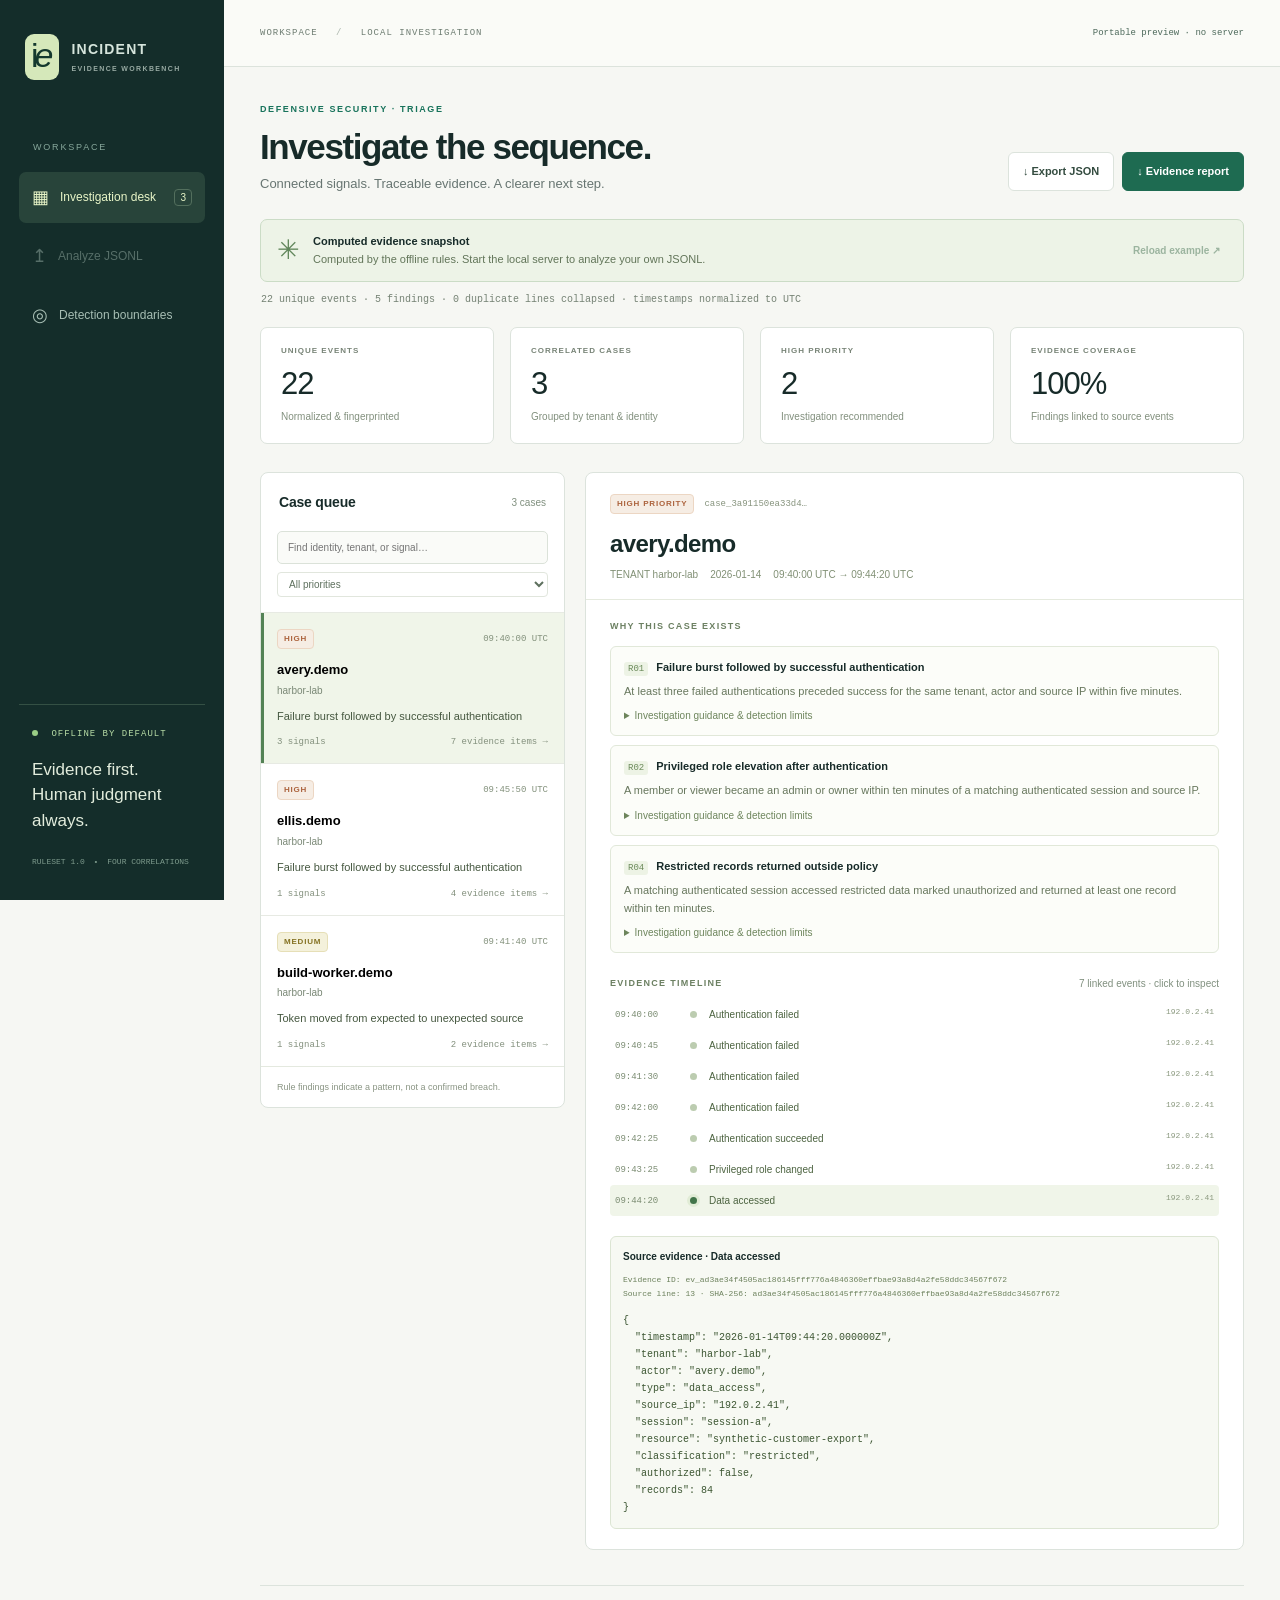
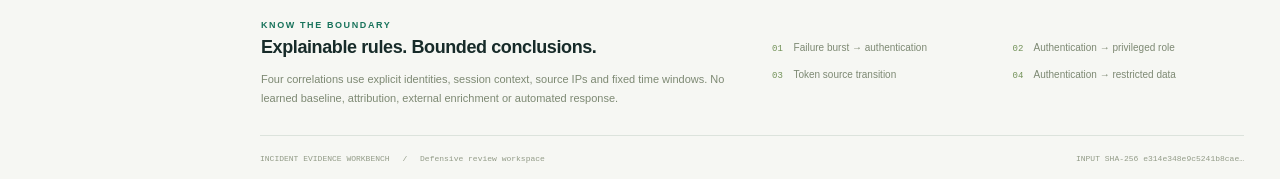
<file: docs/demo.html>
<!doctype html>
<html lang="en">
<head>
<meta charset="utf-8"><meta name="viewport" content="width=device-width,initial-scale=1">
<title>Incident Evidence Workbench</title>
<style>:root{color-scheme:light;--bg:#f6f7f3;--ink:#172b29;--muted:#677571;--border:#dce3dc;--green:#18735b;--soft:#e9f1e9;--white:#fff;--mono:ui-monospace,SFMono-Regular,Consolas,monospace}*{box-sizing:border-box}html{scroll-behavior:smooth}body{margin:0;background:var(--bg);color:var(--ink);font:14px/1.5 -apple-system,BlinkMacSystemFont,"Segoe UI",sans-serif}button,input,select,textarea{font:inherit}button,a,input,select,textarea{outline-offset:4px}button{cursor:pointer}button:disabled{opacity:.45;cursor:not-allowed}a{color:inherit}button:focus-visible,a:focus-visible{outline:2px solid #55bb9a}.sidebar{position:fixed;inset:0 auto 0 0;width:224px;background:#142d2a;color:#d6e5dc;padding:34px 19px;display:flex;flex-direction:column;z-index:3}.brand{text-decoration:none;display:flex;gap:12px;align-items:center;font-size:14px;font-weight:750;letter-spacing:1.2px;line-height:1.4;margin:0 6px 61px}.brandmark{font-size:34px;letter-spacing:-4px;font-weight:400;background:#d5e8ba;color:#14392e;padding:0 10px 4px 6px;border-radius:9px;line-height:42px}.brandmark span{font-style:italic}.brand-sub{display:block;font-size:7px;letter-spacing:1.35px;opacity:.68;margin-top:4px}.section-label{font-size:9px;letter-spacing:1.8px;color:#87a79b;margin-left:14px;margin-bottom:13px}.nav-item{display:flex;align-items:center;gap:11px;width:100%;color:#a7beb4;background:none;border:0;border-radius:7px;padding:12px 13px;text-decoration:none;margin:4px 0;font-size:12px;white-space:nowrap}.nav-item>span:first-child{font-size:18px}.nav-item.active{background:#28443a;color:#e8f5c7}.nav-item:hover{background:#29493d;color:#fff}.nav-count{margin-left:auto;border:1px solid #536f5d;padding:0 5px;border-radius:4px;font-size:10px}.sidebar-bottom{margin-top:auto;padding:24px 13px 0;border-top:1px solid #345044}.signal{font:9px var(--mono);letter-spacing:1px;color:#b7dca6}.signal span,.session-state i{display:inline-block;width:6px;height:6px;background:#9ace86;border-radius:50%;margin-right:7px}.sidebar-bottom p{font-size:17px;line-height:1.5;color:#e2ecdc;margin:18px 0 24px}.version{font:8px var(--mono);color:#7e9b8d}.version span{padding:0 4px}.workspace{margin-left:224px}.topbar{height:67px;border-bottom:1px solid var(--border);padding:0 36px;display:flex;align-items:center;justify-content:space-between;background:#fafbf7;font:9px var(--mono);letter-spacing:1px;color:#6d7c71}.topbar div>span{padding:0 12px;color:#aab5ab}.session-state{letter-spacing:0;color:#4d695b}.session-state i{background:#2b8d6a}main{max-width:1600px;margin:auto;padding:36px 36px 0}.heading{display:flex;justify-content:space-between;gap:20px;align-items:flex-end;margin-bottom:25px}.eyebrow{font-size:9px;letter-spacing:1.6px;font-weight:700;color:var(--green);margin-bottom:10px}h1{font-weight:550;font-size:35px;letter-spacing:-1.4px;margin:0 0 7px;line-height:1.17}.lead{margin:0;color:var(--muted);font-size:13px}.heading-actions{display:flex;gap:8px;padding-bottom:3px}.button{border:1px solid var(--border);border-radius:6px;padding:10px 14px;font-size:11px;font-weight:600;white-space:nowrap;text-decoration:none;display:inline-block}.secondary{background:#fff;color:#344c40}.secondary:hover{background:#eff4ed}.primary{background:#1e6b51;color:#fff;border-color:#1e6b51}.primary:hover{background:#16543f}.notice{border:1px solid #cbdcc6;background:#edf3e7;padding:13px 16px;border-radius:7px;display:flex;gap:13px;align-items:center}.notice-icon{font-size:27px;color:#61865b;line-height:1}.notice strong{font-size:11px;font-weight:650;display:block}.notice div>span{font-size:11px;color:#627559;display:block;margin-top:2px}.text-button{background:none;border:0;color:#3a694a;margin-left:auto;font-size:10px;font-weight:650;padding:7px}.status{color:#758274;font:10px var(--mono);margin:12px 1px 18px;min-height:15px}.metrics{display:grid;grid-template-columns:repeat(4,1fr);gap:16px;margin-bottom:28px}.metric{background:#fff;border:1px solid var(--border);border-radius:7px;padding:17px 20px}.metric>span{color:#788477;letter-spacing:1px;font-size:8px;font-weight:650;display:block}.metric strong{display:block;font-size:31px;letter-spacing:-1px;line-height:1.4;font-weight:500;margin-top:5px}.metric small{font-size:10px;color:#82907e}.investigations{display:grid;grid-template-columns:305px minmax(0,1fr);gap:20px;align-items:start}.panel{background:#fff;border:1px solid var(--border);border-radius:8px;overflow:hidden}.panel-heading{display:flex;justify-content:space-between;align-items:center;padding:19px 18px 8px}.panel-heading h2{font-size:14px;margin:0;font-weight:650;letter-spacing:-.2px}.muted{color:#80907f;font-size:10px}.queue-tools{padding:10px 16px 15px;display:flex;gap:8px;flex-wrap:wrap}.queue-tools input{width:100%;padding:8px 10px;border:1px solid #dbe2d9;border-radius:5px;font-size:10px;background:#fafbf8}.queue-tools select{font-size:10px;border:1px solid #e1e6dd;background:#fff;border-radius:4px;color:#5e705e;padding:5px 7px;width:100%}.case-card{width:100%;text-align:left;background:#fff;border:0;border-top:1px solid #e7eae3;padding:16px;position:relative}.case-card.selected{background:#f0f5e9}.case-card.selected:before{content:"";position:absolute;top:0;bottom:0;left:0;width:3px;background:#538255}.case-card:hover{background:#f5f8f0}.case-card-head{display:flex;justify-content:space-between;align-items:center;gap:8px}.case-card h3{font-size:13px;margin:11px 0 3px;font-weight:650;overflow-wrap:anywhere}.case-card p{font-size:10px;color:#7a8876;margin:0}.case-card .case-desc{color:#465840;line-height:1.6;margin:10px 0 12px;font-size:11px}.case-meta{display:flex;justify-content:space-between;font:9px var(--mono);color:#83907d}.badge{font-size:8px;font-weight:650;letter-spacing:.8px;border-radius:4px;padding:3px 6px;display:inline-block}.badge.high{color:#ac633d;background:#f6ede4;border:1px solid #ecd6c3}.badge.medium{color:#857222;background:#f4f1db;border:1px solid #e6dfb7}.time{font:9px var(--mono);color:#83917c}.queue-foot{border-top:1px solid #e4e9df;padding:13px 16px;color:#8a9584;font-size:9px;line-height:1.6}.detail-head{padding:21px 24px 17px;border-bottom:1px solid #e5eade}.detail-topline{display:flex;align-items:center;gap:10px}.case-ref{font:9px var(--mono);color:#86937d}.detail-head h2{font-size:24px;letter-spacing:-.6px;font-weight:550;margin:12px 0 5px;overflow-wrap:anywhere}.detail-subtitle{font-size:10px;color:#819075;display:flex;flex-wrap:wrap;gap:12px}.detail-body{padding:20px 24px}.section-title{font-size:9px;letter-spacing:1.3px;font-weight:700;color:#6c8062;margin:0 0 12px}.finding{border:1px solid #e1e8d9;border-radius:6px;padding:12px 13px;margin:9px 0;background:#fcfdf9}.finding-title{display:flex;gap:8px;font-size:11px;font-weight:650;align-items:baseline}.rule-id{font:9px var(--mono);color:#6b8a5a;background:#edf3e5;padding:2px 4px;border-radius:3px;flex-shrink:0}.finding p{font-size:11px;color:#67775d;line-height:1.6;margin:7px 0 0}.finding details{font-size:10px;color:#809174;margin-top:8px}.finding summary{cursor:pointer;color:#6d855c}.finding details p{font-size:10px}.investigate{border-left:2px solid #bed3a6;padding-left:9px}.attack{font:8px var(--mono);color:#7c9270;margin-left:5px}.timeline-head{display:flex;justify-content:space-between;align-items:center;margin:23px 0 8px}.timeline-head .section-title{margin:0}.timeline{margin-bottom:20px}.timeline-row{display:grid;grid-template-columns:65px 15px 1fr;gap:7px;width:100%;border:0;background:transparent;text-align:left;padding:8px 5px;border-radius:4px;align-items:center;font-size:10px}.timeline-row:hover,.timeline-row.selected{background:#f0f5e9}.timeline-time{font:9px var(--mono);color:#7b8c72}.timeline-dot{width:7px;height:7px;background:#bcccb0;border-radius:50%;margin-left:3px;position:relative}.timeline-row.selected .timeline-dot{background:#42754a;box-shadow:0 0 0 3px #e1ecd6}.timeline-label{display:flex;justify-content:space-between;gap:5px;color:#4d6441}.timeline-ip{font:8px var(--mono);color:#8a987e}.evidence{background:#f7f9f3;border:1px solid #dce5d3;border-radius:6px;padding:12px}.evidence h3{font-size:10px;margin:0 0 9px}.evidence-meta{font:8px/1.7 var(--mono);color:#6b805b;overflow-wrap:anywhere}.evidence pre{font:10px/1.7 var(--mono);white-space:pre-wrap;overflow-wrap:anywhere;margin:12px 0 0;color:#3b5531}.empty{text-align:center;padding:50px 20px;color:#79856d}.empty>span{font-size:32px}.empty h2{font-size:17px;color:#49613f}.empty p{font-size:12px}.method{border-top:1px solid var(--border);margin:35px 0 0;padding:27px 1px;display:grid;grid-template-columns:1fr 1fr;gap:40px}.method h2{font-weight:550;font-size:18px;margin:0 0 9px;letter-spacing:-.4px}.method p{font-size:11px;line-height:1.7;color:#7d8973;max-width:470px;margin:0}.method-items{display:grid;grid-template-columns:1fr 1fr;gap:10px;align-content:center}.method-items b{font:9px var(--mono);color:#739259;display:inline-block;margin-right:8px}.method-items p{font-size:10px}footer{border-top:1px solid var(--border);padding:18px 0;display:flex;justify-content:space-between;gap:10px;font:8px var(--mono);color:#929b87}footer b{font-weight:400;padding:0 8px}dialog{width:min(850px,94vw);border:1px solid #cad9c2;border-radius:12px;padding:27px;color:var(--ink);box-shadow:0 30px 100px #152b2840}dialog::backdrop{background:#172d2877;backdrop-filter:blur(4px)}.dialog-head{display:flex;justify-content:space-between;gap:15px}.dialog-head h2{font-size:26px;font-weight:550;letter-spacing:-.8px;margin:0}.close{background:none;border:0;color:#74856b;font-size:26px;align-self:flex-start}dialog>p{font-size:12px;color:#7e8975;line-height:1.8}dialog label{display:block;font-size:11px;font-weight:650;margin:18px 0 7px}dialog label>span{font-weight:400;color:#88917e;margin-left:8px}textarea{width:100%;height:320px;resize:vertical;background:#f8faf4;border:1px solid #dce4d3;border-radius:5px;padding:13px;font:11px/1.8 var(--mono);color:#354d2e}.input-help{font-size:10px;color:#8a957f;margin-top:6px}.dialog-actions{display:flex;align-items:center;gap:12px;margin-top:20px}.dialog-actions label{margin:0}.file-button input{display:none}#input-size{font:9px var(--mono);color:#86967b;margin-left:auto}.error{color:#a14c32;font-size:12px;min-height:15px}.model-warning{padding:12px;background:#f8f0e0;border:1px solid #e8d8af;margin-top:18px;font-size:11px;color:#7c653a}.model-warning p{white-space:pre-wrap}#status.error{color:#aa593b}@media(min-width:1500px){main{padding:44px 50px 0}.investigations{grid-template-columns:345px minmax(0,1fr)}}@media(max-width:1150px){.sidebar{width:188px;padding-left:12px;padding-right:12px}.brand{font-size:11px;gap:9px}.brand-sub{font-size:6px}.workspace{margin-left:188px}.topbar{padding:0 24px}main{padding:28px 24px 0}.heading{align-items:flex-start;flex-direction:column}.heading-actions{align-self:flex-end;margin-top:-4px}h1{font-size:32px}.investigations{grid-template-columns:260px minmax(0,1fr)}.detail-body{padding:18px}.detail-head{padding:18px}.metrics{gap:10px}.metric{padding:15px}.timeline-ip{display:none}}@media(max-width:850px){.sidebar{position:static;width:auto;flex-direction:row;align-items:center;padding:14px 18px;gap:10px}.brand{margin:0 auto 0 0}.brandmark{font-size:25px;line-height:32px}.section-label,.sidebar-bottom,.sidebar .nav-item:not(button){display:none}.nav-item{width:auto;white-space:nowrap;margin:0}.workspace{margin:0}.topbar{height:48px;padding:0 20px;font-size:8px}main{padding:25px 20px 0}.heading-actions{align-self:flex-start;margin:5px 0 0}.metrics{grid-template-columns:repeat(2,1fr)}.investigations{grid-template-columns:1fr}.queue #case-list{max-height:360px;overflow:auto}.case-card{padding:12px 16px}.case-card h3{margin-top:6px}.case-card .case-desc{margin:7px 0}.method{grid-template-columns:1fr;gap:20px}.notice{align-items:flex-start}.notice .text-button{font-size:9px}h1{font-size:30px}footer{flex-direction:column}.dialog-actions{flex-wrap:wrap}.timeline-ip{display:inline}.method-items{gap:14px}.notice div>span{font-size:10px}.metric small{font-size:9px}}
</style>

</head>
<body>
<aside class="sidebar">
  <a class="brand" href="#main" aria-label="Incident Evidence Workbench"><span class="brandmark">i<span>e</span></span><span>INCIDENT<span class="brand-sub">EVIDENCE WORKBENCH</span></span></a>
  <div class="section-label">WORKSPACE</div>
  <a href="#main" class="nav-item active"><span>▦</span> Investigation desk <span class="nav-count" id="nav-count">0</span></a>
  <button class="nav-item" id="open-input"><span>↥</span> Analyze JSONL</button>
  <a href="#method" class="nav-item"><span>◎</span> Detection boundaries</a>
  <div class="sidebar-bottom"><div class="signal"><span></span> OFFLINE BY DEFAULT</div><p>Evidence first.<br>Human judgment always.</p><div class="version">RULESET 1.0 <span>•</span> FOUR CORRELATIONS</div></div>
</aside>
<div class="workspace">
<header class="topbar"><div>WORKSPACE <span>/</span> LOCAL INVESTIGATION</div><div class="session-state" id="mode"><i></i> Starting local session</div></header>
<main id="main">
<div class="heading"><div><div class="eyebrow">DEFENSIVE SECURITY · TRIAGE</div><h1>Investigate the sequence.</h1><p class="lead">Connected signals. Traceable evidence. A clearer next step.</p></div><div class="heading-actions"><button class="button secondary" id="export-json" disabled>↓ Export JSON</button><button class="button primary" id="export-report" disabled>↓ Evidence report</button></div></div>
<div class="notice"><span class="notice-icon">✳</span><div><strong id="source-label">Investigation workspace</strong><span id="source-note">Deterministic correlations — no model is running. Findings are hypotheses for review.</span></div><button id="load-example" class="text-button">Reload example ↗</button></div>
<p id="status" class="status" role="status" aria-live="polite">Preparing evidence workspace…</p>
<div class="metrics" aria-label="Analysis summary"><div class="metric"><span>UNIQUE EVENTS</span><strong id="stat-events">—</strong><small>Normalized &amp; fingerprinted</small></div><div class="metric"><span>CORRELATED CASES</span><strong id="stat-cases">—</strong><small>Grouped by tenant &amp; identity</small></div><div class="metric"><span>HIGH PRIORITY</span><strong id="stat-high">—</strong><small>Investigation recommended</small></div><div class="metric"><span>EVIDENCE COVERAGE</span><strong id="stat-coverage">—</strong><small>Findings linked to source events</small></div></div>
<section class="investigations" aria-label="Investigation workspace"><div class="queue panel"><div class="panel-heading"><h2>Case queue</h2><span id="queue-count" class="muted">0 cases</span></div><div class="queue-tools"><input id="search" type="search" placeholder="Find identity, tenant, or signal…" aria-label="Search cases"><select id="severity" aria-label="Filter severity"><option value="all">All priorities</option><option value="high">High priority</option><option value="medium">Medium priority</option></select></div><div id="case-list"></div><div class="queue-foot">Rule findings indicate a pattern, not a confirmed breach.</div></div>
<div id="detail" class="detail panel" aria-live="polite"><div class="empty"><span>◎</span><h2>Evidence will appear here</h2><p>Analyze the synthetic example to explore a correlated case.</p></div></div></section>
<section class="method" id="method"><div><span class="eyebrow">KNOW THE BOUNDARY</span><h2>Explainable rules. Bounded conclusions.</h2><p>Four correlations use explicit identities, session context, source IPs and fixed time windows. No learned baseline, attribution, external enrichment or automated response.</p></div><div class="method-items"><p><b>01</b> Failure burst → authentication</p><p><b>02</b> Authentication → privileged role</p><p><b>03</b> Token source transition</p><p><b>04</b> Authentication → restricted data</p></div></section>
<footer><span>INCIDENT EVIDENCE WORKBENCH <b> / </b> Defensive review workspace</span><span id="fingerprint">No input fingerprint yet</span></footer>
</main>
</div>
<dialog id="input-dialog"><div class="dialog-head"><div><div class="eyebrow">LOCAL ANALYSIS</div><h2>Bring the sequence into focus.</h2></div><button class="close" id="close-input" aria-label="Close input">×</button></div><p>Paste normalized JSONL. Up to 256 KiB, 1,000 event lines, 4 KiB per line. Analysis is ephemeral; export explicitly to keep a copy.</p><label for="jsonl">Security events <span>one JSON object per line</span></label><textarea id="jsonl" spellcheck="false" aria-describedby="input-help"></textarea><div id="input-help" class="input-help">Use the bundled example as the schema reference. Token IDs are labels, never secrets.</div><div class="dialog-actions"><label class="button secondary file-button">Choose JSONL file<input type="file" id="file-input" accept=".jsonl,.ndjson,.txt"></label><span id="input-size"></span><button id="analyze" class="button primary">Analyze evidence →</button></div><p id="input-error" role="alert" class="error"></p></dialog>
<script id="snapshot" type="application/json">{"events": [{"evidence_id": "ev_0e8dc4f475a9d6647aa7caddbdb89251f921e8f26690c86fee3bfb6bfe15e600", "sha256": "0e8dc4f475a9d6647aa7caddbdb89251f921e8f26690c86fee3bfb6bfe15e600", "source_lines": [1], "normalized": {"timestamp": "2026-01-14T09:40:00.000000Z", "tenant": "harbor-lab", "actor": "avery.demo", "type": "auth_failure", "source_ip": "192.0.2.41"}}, {"evidence_id": "ev_914adf24d1ae9a55537056a63f2ab281b927ff2d77c82635dea9dc8b0fbd6f7e", "sha256": "914adf24d1ae9a55537056a63f2ab281b927ff2d77c82635dea9dc8b0fbd6f7e", "source_lines": [3], "normalized": {"timestamp": "2026-01-14T09:40:15.000000Z", "tenant": "meadow-lab", "actor": "avery.demo", "type": "auth_failure", "source_ip": "192.0.2.41"}}, {"evidence_id": "ev_a33cad88ec3cb14c93aea6c2766a101eccbbb5e45ef62287ed4042e7b0d3fc50", "sha256": "a33cad88ec3cb14c93aea6c2766a101eccbbb5e45ef62287ed4042e7b0d3fc50", "source_lines": [2], "normalized": {"timestamp": "2026-01-14T09:40:15.000000Z", "tenant": "harbor-lab", "actor": "riley.demo", "type": "auth_success", "source_ip": "192.0.2.18", "session": "session-r"}}, {"evidence_id": "ev_927472060688e212318188b9ebeb6c5f81b094169a22c2e666b23ec0f33829e1", "sha256": "927472060688e212318188b9ebeb6c5f81b094169a22c2e666b23ec0f33829e1", "source_lines": [4], "normalized": {"timestamp": "2026-01-14T09:40:30.000000Z", "tenant": "harbor-lab", "actor": "service-demo", "type": "token_use", "source_ip": "198.51.100.44", "token_id": "token-ref-clean", "expected_source": true}}, {"evidence_id": "ev_69110019b0d130b6e2f5dc2ea8f140057eb25cc9ec891c390e9966b5a0b812b3", "sha256": "69110019b0d130b6e2f5dc2ea8f140057eb25cc9ec891c390e9966b5a0b812b3", "source_lines": [5], "normalized": {"timestamp": "2026-01-14T09:40:45.000000Z", "tenant": "harbor-lab", "actor": "avery.demo", "type": "auth_failure", "source_ip": "192.0.2.41"}}, {"evidence_id": "ev_ef1048fe4c170eae1c3a4a141d42e741efae971973d735528f5a647ce80f7870", "sha256": "ef1048fe4c170eae1c3a4a141d42e741efae971973d735528f5a647ce80f7870", "source_lines": [6], "normalized": {"timestamp": "2026-01-14T09:41:10.000000Z", "tenant": "harbor-lab", "actor": "riley.demo", "type": "data_access", "source_ip": "192.0.2.18", "session": "session-r", "resource": "public-catalog", "classification": "public", "authorized": true, "records": 20}}, {"evidence_id": "ev_ef391bdac3982028ae00cdfb163d821f12de41470b7f85463702c9d86a24985d", "sha256": "ef391bdac3982028ae00cdfb163d821f12de41470b7f85463702c9d86a24985d", "source_lines": [7], "normalized": {"timestamp": "2026-01-14T09:41:30.000000Z", "tenant": "harbor-lab", "actor": "avery.demo", "type": "auth_failure", "source_ip": "192.0.2.41"}}, {"evidence_id": "ev_fda63d98ed56f408d384f6edc034269e84d56735e340ed40c6dd11eb79247d18", "sha256": "fda63d98ed56f408d384f6edc034269e84d56735e340ed40c6dd11eb79247d18", "source_lines": [8], "normalized": {"timestamp": "2026-01-14T09:41:40.000000Z", "tenant": "harbor-lab", "actor": "build-worker.demo", "type": "token_use", "source_ip": "198.51.100.8", "token_id": "token-ref-build-04", "expected_source": true}}, {"evidence_id": "ev_450e95ed249aec5ad0653cf17c0d876e78c9b2bd13e90b7fb639481993833cf4", "sha256": "450e95ed249aec5ad0653cf17c0d876e78c9b2bd13e90b7fb639481993833cf4", "source_lines": [9], "normalized": {"timestamp": "2026-01-14T09:42:00.000000Z", "tenant": "harbor-lab", "actor": "avery.demo", "type": "auth_failure", "source_ip": "192.0.2.41"}}, {"evidence_id": "ev_1b671c308edcdb74f6233f84408d2fbabc71c838f607eb38177324b856e13296", "sha256": "1b671c308edcdb74f6233f84408d2fbabc71c838f607eb38177324b856e13296", "source_lines": [10], "normalized": {"timestamp": "2026-01-14T09:42:20.000000Z", "tenant": "harbor-lab", "actor": "service-demo", "type": "token_use", "source_ip": "198.51.100.44", "token_id": "token-ref-clean", "expected_source": true}}, {"evidence_id": "ev_ec92a30e92e6161aa69c818543e5d48ad950c6b91befe6a01de96f0b128ec239", "sha256": "ec92a30e92e6161aa69c818543e5d48ad950c6b91befe6a01de96f0b128ec239", "source_lines": [11], "normalized": {"timestamp": "2026-01-14T09:42:25.000000Z", "tenant": "harbor-lab", "actor": "avery.demo", "type": "auth_success", "source_ip": "192.0.2.41", "session": "session-a"}}, {"evidence_id": "ev_a89577c0ddd1dc66ab2b511b5f5466d1acd31bd1a5f784f0b3022b1228c52431", "sha256": "a89577c0ddd1dc66ab2b511b5f5466d1acd31bd1a5f784f0b3022b1228c52431", "source_lines": [12], "normalized": {"timestamp": "2026-01-14T09:43:25.000000Z", "tenant": "harbor-lab", "actor": "avery.demo", "type": "role_change", "source_ip": "192.0.2.41", "session": "session-a", "old_role": "member", "new_role": "admin"}}, {"evidence_id": "ev_ad3ae34f4505ac186145fff776a4846360effbae93a8d4a2fe58ddc34567f672", "sha256": "ad3ae34f4505ac186145fff776a4846360effbae93a8d4a2fe58ddc34567f672", "source_lines": [13], "normalized": {"timestamp": "2026-01-14T09:44:20.000000Z", "tenant": "harbor-lab", "actor": "avery.demo", "type": "data_access", "source_ip": "192.0.2.41", "session": "session-a", "resource": "synthetic-customer-export", "classification": "restricted", "authorized": false, "records": 84}}, {"evidence_id": "ev_a41cd13a82f56ce8bcbcf780594eb80a3b86b4d5df645b6e64b112d0ea87c1ab", "sha256": "a41cd13a82f56ce8bcbcf780594eb80a3b86b4d5df645b6e64b112d0ea87c1ab", "source_lines": [14], "normalized": {"timestamp": "2026-01-14T09:44:50.000000Z", "tenant": "harbor-lab", "actor": "build-worker.demo", "type": "token_use", "source_ip": "203.0.113.26", "token_id": "token-ref-build-04", "expected_source": false}}, {"evidence_id": "ev_19aca174540848ca6de03f49c4453668bc9f9fed3ac8334c976cbeb3559866e8", "sha256": "19aca174540848ca6de03f49c4453668bc9f9fed3ac8334c976cbeb3559866e8", "source_lines": [15], "normalized": {"timestamp": "2026-01-14T09:45:10.000000Z", "tenant": "harbor-lab", "actor": "riley.demo", "type": "data_access", "source_ip": "192.0.2.18", "session": "session-r", "resource": "restricted-test", "classification": "restricted", "authorized": false, "records": 0}}, {"evidence_id": "ev_a939dcd2afc844add13cb37ae6c021ce53801969fec86bad37c17ba108ade5a9", "sha256": "a939dcd2afc844add13cb37ae6c021ce53801969fec86bad37c17ba108ade5a9", "source_lines": [16], "normalized": {"timestamp": "2026-01-14T09:45:50.000000Z", "tenant": "harbor-lab", "actor": "ellis.demo", "type": "auth_failure", "source_ip": "203.0.113.70"}}, {"evidence_id": "ev_d4d130c5b17d64b20079f2f22ac5cced512c9540ef121270cb372e0d04a877e4", "sha256": "d4d130c5b17d64b20079f2f22ac5cced512c9540ef121270cb372e0d04a877e4", "source_lines": [17], "normalized": {"timestamp": "2026-01-14T09:46:30.000000Z", "tenant": "harbor-lab", "actor": "ellis.demo", "type": "auth_failure", "source_ip": "203.0.113.70"}}, {"evidence_id": "ev_263ed22545f5c01edeea5c476ed2c29f28e89bed83ef816bd9161088e4532acb", "sha256": "263ed22545f5c01edeea5c476ed2c29f28e89bed83ef816bd9161088e4532acb", "source_lines": [18], "normalized": {"timestamp": "2026-01-14T09:47:10.000000Z", "tenant": "harbor-lab", "actor": "ellis.demo", "type": "auth_failure", "source_ip": "203.0.113.70"}}, {"evidence_id": "ev_ff7b2e9c93b5e7079c723ae777f79ec00d5d91bba03470eb1706c15dac7e6759", "sha256": "ff7b2e9c93b5e7079c723ae777f79ec00d5d91bba03470eb1706c15dac7e6759", "source_lines": [19], "normalized": {"timestamp": "2026-01-14T09:48:00.000000Z", "tenant": "harbor-lab", "actor": "ellis.demo", "type": "auth_success", "source_ip": "203.0.113.70", "session": "session-e"}}, {"evidence_id": "ev_1fb7cb4ca1c81ad2c59c77ea3120b89bef0aebe197d3f3315505cc9e13c04aa4", "sha256": "1fb7cb4ca1c81ad2c59c77ea3120b89bef0aebe197d3f3315505cc9e13c04aa4", "source_lines": [20], "normalized": {"timestamp": "2026-01-14T09:48:20.000000Z", "tenant": "harbor-lab", "actor": "riley.demo", "type": "role_change", "source_ip": "192.0.2.18", "session": "session-r", "old_role": "viewer", "new_role": "member"}}, {"evidence_id": "ev_6bbbcf8016af6bbd0ac4b639e8ab9db8dc2982adab3fe0abc691c2a0689b4a77", "sha256": "6bbbcf8016af6bbd0ac4b639e8ab9db8dc2982adab3fe0abc691c2a0689b4a77", "source_lines": [21], "normalized": {"timestamp": "2026-01-14T09:50:00.000000Z", "tenant": "harbor-lab", "actor": "avery.demo", "type": "auth_success", "source_ip": "192.0.2.41", "session": "session-a2"}}, {"evidence_id": "ev_36547a51f6c875d956a6e38b0664cf6e100f35e456b9b36958242b9b238efd0f", "sha256": "36547a51f6c875d956a6e38b0664cf6e100f35e456b9b36958242b9b238efd0f", "source_lines": [22], "normalized": {"timestamp": "2026-01-14T09:51:40.000000Z", "tenant": "harbor-lab", "actor": "avery.demo", "type": "data_access", "source_ip": "192.0.2.41", "session": "session-a2", "resource": "approved-test", "classification": "restricted", "authorized": true, "records": 10}}], "duplicates": 0, "input_sha256": "e314e348e9c5241b8caef2139459cdfaef410fc582ee1dd4e9cbd2757855e450", "schema_version": "1.0", "engine": "deterministic-rules", "model": {"status": "disabled"}, "incidents": [{"tenant": "harbor-lab", "actor": "avery.demo", "start": "2026-01-14T09:40:00.000000Z", "findings": [{"title": "Failure burst followed by successful authentication", "severity": "high", "reason": "At least three failed authentications preceded success for the same tenant, actor and source IP within five minutes.", "investigation": "Confirm user activity and MFA context; inspect identity-provider records and the successful session before deciding on a response.", "limitations": "Typing mistakes and approved tests can match. Distributed or slow attempts and attempts without a recorded success are missed.", "attack": ["T1110", "T1078"], "rule_id": "R01", "evidence_ids": ["ev_0e8dc4f475a9d6647aa7caddbdb89251f921e8f26690c86fee3bfb6bfe15e600", "ev_69110019b0d130b6e2f5dc2ea8f140057eb25cc9ec891c390e9966b5a0b812b3", "ev_ef391bdac3982028ae00cdfb163d821f12de41470b7f85463702c9d86a24985d", "ev_450e95ed249aec5ad0653cf17c0d876e78c9b2bd13e90b7fb639481993833cf4", "ev_ec92a30e92e6161aa69c818543e5d48ad950c6b91befe6a01de96f0b128ec239"], "finding_id": "fi_a2a8079fad9fd4f92327847976931f281c6ffe61032e1c575bf04390d2ea8917", "start": "2026-01-14T09:40:00.000000Z", "end": "2026-01-14T09:42:25.000000Z", "tenant": "harbor-lab", "actor": "avery.demo"}, {"title": "Privileged role elevation after authentication", "severity": "high", "reason": "A member or viewer became an admin or owner within ten minutes of a matching authenticated session and source IP.", "investigation": "Check the approved access request, granting identity, session records and role audit trail; verify whether the change was expected.", "limitations": "Planned onboarding can match. Missing session IDs, changing IPs, custom role names and admin-to-owner transitions are outside this rule.", "attack": ["T1078"], "rule_id": "R02", "evidence_ids": ["ev_ec92a30e92e6161aa69c818543e5d48ad950c6b91befe6a01de96f0b128ec239", "ev_a89577c0ddd1dc66ab2b511b5f5466d1acd31bd1a5f784f0b3022b1228c52431"], "finding_id": "fi_3f8c3da2e57cdf9aec98a99cba52bc304753273168d6d4147d10ca4906f843a6", "start": "2026-01-14T09:42:25.000000Z", "end": "2026-01-14T09:43:25.000000Z", "tenant": "harbor-lab", "actor": "avery.demo"}, {"title": "Restricted records returned outside policy", "severity": "high", "reason": "A matching authenticated session accessed restricted data marked unauthorized and returned at least one record within ten minutes.", "investigation": "Verify the policy decision, resource classification and actual returned-record count against the original access audit; confirm approved exceptions.", "limitations": "Incorrect policy labels can match. Zero-record denials, unknown authorization, missing sessions and unclassified resources are not covered.", "attack": [], "rule_id": "R04", "evidence_ids": ["ev_ec92a30e92e6161aa69c818543e5d48ad950c6b91befe6a01de96f0b128ec239", "ev_ad3ae34f4505ac186145fff776a4846360effbae93a8d4a2fe58ddc34567f672"], "finding_id": "fi_a476ffad1b1b82c810cb27bfef255bca693807fb88a24d17bff732c9f5c34b7a", "start": "2026-01-14T09:42:25.000000Z", "end": "2026-01-14T09:44:20.000000Z", "tenant": "harbor-lab", "actor": "avery.demo"}], "evidence_ids": ["ev_0e8dc4f475a9d6647aa7caddbdb89251f921e8f26690c86fee3bfb6bfe15e600", "ev_69110019b0d130b6e2f5dc2ea8f140057eb25cc9ec891c390e9966b5a0b812b3", "ev_ef391bdac3982028ae00cdfb163d821f12de41470b7f85463702c9d86a24985d", "ev_450e95ed249aec5ad0653cf17c0d876e78c9b2bd13e90b7fb639481993833cf4", "ev_ec92a30e92e6161aa69c818543e5d48ad950c6b91befe6a01de96f0b128ec239", "ev_a89577c0ddd1dc66ab2b511b5f5466d1acd31bd1a5f784f0b3022b1228c52431", "ev_ad3ae34f4505ac186145fff776a4846360effbae93a8d4a2fe58ddc34567f672"], "end": "2026-01-14T09:44:20.000000Z", "severity": "high", "case_id": "case_3a91150ea33d4ac0697e"}, {"tenant": "harbor-lab", "actor": "ellis.demo", "start": "2026-01-14T09:45:50.000000Z", "findings": [{"title": "Failure burst followed by successful authentication", "severity": "high", "reason": "At least three failed authentications preceded success for the same tenant, actor and source IP within five minutes.", "investigation": "Confirm user activity and MFA context; inspect identity-provider records and the successful session before deciding on a response.", "limitations": "Typing mistakes and approved tests can match. Distributed or slow attempts and attempts without a recorded success are missed.", "attack": ["T1110", "T1078"], "rule_id": "R01", "evidence_ids": ["ev_a939dcd2afc844add13cb37ae6c021ce53801969fec86bad37c17ba108ade5a9", "ev_d4d130c5b17d64b20079f2f22ac5cced512c9540ef121270cb372e0d04a877e4", "ev_263ed22545f5c01edeea5c476ed2c29f28e89bed83ef816bd9161088e4532acb", "ev_ff7b2e9c93b5e7079c723ae777f79ec00d5d91bba03470eb1706c15dac7e6759"], "finding_id": "fi_0cab770d5c19e47551a14ba1bbd3a80ff4c5509b255bfe2f918249d0e4974c19", "start": "2026-01-14T09:45:50.000000Z", "end": "2026-01-14T09:48:00.000000Z", "tenant": "harbor-lab", "actor": "ellis.demo"}], "evidence_ids": ["ev_a939dcd2afc844add13cb37ae6c021ce53801969fec86bad37c17ba108ade5a9", "ev_d4d130c5b17d64b20079f2f22ac5cced512c9540ef121270cb372e0d04a877e4", "ev_263ed22545f5c01edeea5c476ed2c29f28e89bed83ef816bd9161088e4532acb", "ev_ff7b2e9c93b5e7079c723ae777f79ec00d5d91bba03470eb1706c15dac7e6759"], "end": "2026-01-14T09:48:00.000000Z", "severity": "high", "case_id": "case_4d32dfdacb03f2e728b6"}, {"tenant": "harbor-lab", "actor": "build-worker.demo", "start": "2026-01-14T09:41:40.000000Z", "findings": [{"title": "Token moved from expected to unexpected source", "severity": "medium", "reason": "The same token reference was used from an expected source, then from a different source marked unexpected within ten minutes.", "investigation": "Verify the source-policy annotation and deployment changes; review token-owner and service audit records. Never paste an actual token secret.", "limitations": "NAT, failover and deployments can match. This relies on supplied expected_source labels; it does not learn a network baseline or prove token theft.", "attack": ["T1078"], "rule_id": "R03", "evidence_ids": ["ev_fda63d98ed56f408d384f6edc034269e84d56735e340ed40c6dd11eb79247d18", "ev_a41cd13a82f56ce8bcbcf780594eb80a3b86b4d5df645b6e64b112d0ea87c1ab"], "finding_id": "fi_9f94aad14077559d7115ac8c7d3d5e8387af66b9559287ea3c14ba979c07d124", "start": "2026-01-14T09:41:40.000000Z", "end": "2026-01-14T09:44:50.000000Z", "tenant": "harbor-lab", "actor": "build-worker.demo"}], "evidence_ids": ["ev_fda63d98ed56f408d384f6edc034269e84d56735e340ed40c6dd11eb79247d18", "ev_a41cd13a82f56ce8bcbcf780594eb80a3b86b4d5df645b6e64b112d0ea87c1ab"], "end": "2026-01-14T09:44:50.000000Z", "severity": "medium", "case_id": "case_d829158f0fdd98a50c3f"}], "summary": {"events": 22, "duplicates": 0, "incidents": 3, "findings": 5, "high": 2, "medium": 1}}</script><script>/* Every event/model field is rendered as text, never HTML or executable code. */
(() => {
'use strict';
const $ = id => document.getElementById(id);
const make = (tag, className, text) => { const n = document.createElement(tag); if(className) n.className = className; if(text !== undefined) n.textContent = text; return n; };
const snapshot = $('snapshot');
let data = null, selectedCase = null, csrf = '', source = 'Bundled synthetic example';
const labels = {auth_failure:'Authentication failed',auth_success:'Authentication succeeded',role_change:'Privileged role changed',token_use:'API token used',data_access:'Data accessed'};
const time = iso => iso.slice(11,19) + ' UTC';
const short = id => id.slice(0,18) + '…';
function status(message, error=false) { $('status').textContent=message; $('status').classList.toggle('error',error); }
function download(name, body, type) { const url = URL.createObjectURL(new Blob([body], {type})); const a=make('a'); a.href=url; a.download=name; a.click(); setTimeout(()=>URL.revokeObjectURL(url),1000); }
function updateSize(){ $('input-size').textContent=new TextEncoder().encode($('jsonl').value).length.toLocaleString()+' / 262,144 bytes'; }
function setData(result){
 data=result; selectedCase=data.incidents[0]?.case_id || null;
 $('stat-events').textContent=data.summary.events; $('stat-cases').textContent=data.summary.incidents;
 $('stat-high').textContent=data.summary.high; $('stat-coverage').textContent=data.summary.findings ? '100%' : '—';
 $('nav-count').textContent=data.summary.incidents; $('fingerprint').textContent='INPUT SHA-256 '+data.input_sha256.slice(0,20)+'…'; $('fingerprint').title=data.input_sha256;
 $('source-label').textContent=source; $('export-json').disabled=false; $('export-report').disabled=false;
 status(data.summary.events+' unique events · '+data.summary.findings+' findings · '+data.duplicates+' duplicate lines collapsed · timestamps normalized to UTC');
 renderQueue();
}
function renderQueue(){
 if(!data)return;
 const needle=$('search').value.toLowerCase(), severity=$('severity').value;
 const cases=data.incidents.filter(c => (severity==='all'||c.severity===severity) && [c.actor,c.tenant,...c.findings.map(f=>f.title)].join(' ').toLowerCase().includes(needle));
 if(!cases.some(c=>c.case_id===selectedCase))selectedCase=cases[0]?.case_id || null;
 $('queue-count').textContent=cases.length+' '+(cases.length===1?'case':'cases'); $('case-list').replaceChildren();
 for(const c of cases){
  const card=make('button','case-card'+(c.case_id===selectedCase?' selected':'')); card.type='button'; card.setAttribute('aria-pressed',c.case_id===selectedCase?'true':'false');
  const head=make('div','case-card-head'); head.append(make('span','badge '+c.severity,c.severity.toUpperCase()),make('span','time',time(c.start))); card.append(head,make('h3',null,c.actor),make('p',null,c.tenant),make('p','case-desc',c.findings[0].title));
  const meta=make('div','case-meta'); meta.append(make('span',null,c.findings.length+' signals'),make('span',null,c.evidence_ids.length+' evidence items →')); card.append(meta);
  card.addEventListener('click',()=>{selectedCase=c.case_id;renderQueue();}); $('case-list').append(card);
 }
 if(!cases.length){const empty=make('div','empty');empty.append(make('h2',null,'No matching cases'),make('p',null,data.incidents.length?'Adjust the search or priority filter.':'These events did not meet a correlation rule. This does not establish that activity is safe.'));$('case-list').append(empty);}
 renderDetail();
}
function renderDetail(){
 const c=data.incidents.find(c=>c.case_id===selectedCase); $('detail').replaceChildren();
 if(!c){const empty=make('div','empty');empty.append(make('span',null,'◎'),make('h2',null,'No case selected'),make('p',null,'Choose a case or analyze another event sequence.'));$('detail').append(empty);return;}
 const head=make('div','detail-head'),top=make('div','detail-topline'); top.append(make('span','badge '+c.severity,c.severity.toUpperCase()+' PRIORITY'),make('span','case-ref',short(c.case_id)));head.append(top,make('h2',null,c.actor));
 const sub=make('div','detail-subtitle');sub.append(make('span',null,'TENANT '+c.tenant),make('span',null,c.start.slice(0,10)),make('span',null,time(c.start)+' → '+time(c.end)));head.append(sub);
 const body=make('div','detail-body');body.append(make('h3','section-title','WHY THIS CASE EXISTS'));
 for(const f of c.findings){const box=make('div','finding'), title=make('div','finding-title');title.append(make('span','rule-id',f.rule_id),make('span',null,f.title));box.append(title,make('p',null,f.reason));const details=make('details');details.append(make('summary',null,'Investigation guidance & detection limits'));details.append(make('p','investigate',f.investigation),make('p',null,f.limitations));if(f.attack.length){details.append(make('p','attack','ATT&CK reference: '+f.attack.join(', ')+' · hypothesis mapping only'));}box.append(details);body.append(box);}
 const timelineHead=make('div','timeline-head');timelineHead.append(make('h3','section-title','EVIDENCE TIMELINE'),make('span','muted',c.evidence_ids.length+' linked events · click to inspect'));body.append(timelineHead);
 const timeline=make('div','timeline'),evidence=make('div','evidence');body.append(timeline,evidence);
 const events=c.evidence_ids.map(ref=>data.events.find(e=>e.evidence_id===ref));
 function inspect(event,row){for(const child of timeline.children){child.classList.remove('selected');child.setAttribute('aria-pressed','false');}row.classList.add('selected');row.setAttribute('aria-pressed','true');evidence.replaceChildren(make('h3',null,'Source evidence · '+labels[event.normalized.type]),make('div','evidence-meta','Evidence ID: '+event.evidence_id),make('div','evidence-meta','Source line'+(event.source_lines.length>1?'s':'')+': '+event.source_lines.join(', ')+' · SHA-256: '+event.sha256),make('pre',null,JSON.stringify(event.normalized,null,2)));}
 for(const e of events){const row=make('button','timeline-row');row.type='button';row.append(make('span','timeline-time',e.normalized.timestamp.slice(11,19)),make('span','timeline-dot'));const label=make('span','timeline-label');label.append(make('span',null,labels[e.normalized.type]),make('span','timeline-ip',e.normalized.source_ip));row.append(label);row.addEventListener('click',()=>inspect(e,row));timeline.append(row);}
 if(events.length)inspect(events[events.length-1],timeline.lastChild);
 if(data.model?.status==='untrusted-narrative'){const narrative=data.model.cases.find(v=>v.case_id===c.case_id);if(narrative){const warning=make('div','model-warning');warning.append(make('strong',null,'UNTRUSTED MODEL NARRATIVE'),make('p',null,narrative.summary),make('p',null,'Uncertainty: '+narrative.uncertainty),make('p',null,data.model.notice));body.append(warning);}}
 if(data.model?.status==='rejected'){const warning=make('div','model-warning','Model narrative rejected: '+data.model.reason);body.append(warning);}
 $('detail').append(head,body);
}
async function analyzeInput(text, nextSource){
 $('analyze').disabled=true;$('input-error').textContent='';status('Analyzing bounded event sequence…');
 try {if(new TextEncoder().encode(text).length>262144)throw Error('Input exceeds 262,144 bytes.');const response=await fetch('/api/analyze',{method:'POST',headers:{'Content-Type':'application/x-ndjson; charset=utf-8','X-CSRF-Token':csrf},body:text,credentials:'same-origin'});const result=await response.json();if(!response.ok)throw Error(result.error||'Analysis failed');source=nextSource;setData(result);$('input-dialog').close();}
 catch(error){$('input-error').textContent=error.message;status('Analysis rejected: '+error.message,true);}
 finally{$('analyze').disabled=false;}
}
async function loadExample(){try{const r=await fetch('/api/example');if(!r.ok)throw Error('Example unavailable');const value=await r.json();$('jsonl').value=value.jsonl;updateSize();await analyzeInput(value.jsonl,'Bundled synthetic example');}catch(e){status(e.message,true);}}
$('search').addEventListener('input',renderQueue);$('severity').addEventListener('change',renderQueue);
$('open-input').addEventListener('click',()=>{$('input-dialog').showModal();$('jsonl').focus();});$('close-input').addEventListener('click',()=>$('input-dialog').close());$('jsonl').addEventListener('input',updateSize);
$('analyze').addEventListener('click',()=>analyzeInput($('jsonl').value,'Pasted or uploaded events · user supplied'));
$('load-example').addEventListener('click',loadExample);
$('file-input').addEventListener('change',async(event)=>{const file=event.target.files[0];if(!file)return;try{if(file.size>262144)throw Error('File exceeds 262,144 bytes.');const buffer=await file.arrayBuffer();$('jsonl').value=new TextDecoder('utf-8',{fatal:true}).decode(buffer);updateSize();$('input-error').textContent='';}catch(e){$('input-error').textContent=e.message;}event.target.value='';});
$('export-json').addEventListener('click',()=>download('incident-evidence.json',JSON.stringify(data,null,2)+'\n','application/json'));
$('export-report').addEventListener('click',()=>{const lines=['INCIDENT EVIDENCE WORKBENCH','Deterministic findings; human review required.','Input SHA-256: '+data.input_sha256,''];for(const c of data.incidents){lines.push(c.case_id+' | '+c.severity.toUpperCase(),'Actor: '+JSON.stringify(c.actor)+' | Tenant: '+JSON.stringify(c.tenant),c.start+' → '+c.end);for(const f of c.findings){lines.push(f.rule_id+': '+f.title,f.reason,'Investigate: '+f.investigation,'Limits: '+f.limitations,'Evidence: '+f.evidence_ids.join(', '));}lines.push('');}lines.push('SOURCE EVIDENCE (NORMALIZED)',JSON.stringify(data.events,null,2));if(data.model?.status!=='disabled')lines.push('UNTRUSTED MODEL ADAPTER RESULT',JSON.stringify(data.model,null,2));download('incident-evidence-report.txt',lines.join('\n')+'\n','text/plain');});
if(snapshot){source='Computed evidence snapshot';$('mode').textContent='Portable preview · no server';$('open-input').disabled=true;$('open-input').title='Start the local server to analyze input';$('load-example').disabled=true;$('source-note').textContent='Computed by the offline rules. Start the local server to analyze your own JSONL.';setData(JSON.parse(snapshot.textContent));}
else {(async()=>{try{const response=await fetch('/api/session');if(!response.ok)throw Error('Local session unavailable');const session=await response.json();csrf=session.csrf;$('mode').replaceChildren(make('i'),document.createTextNode('Live loopback · offline rules'));await loadExample();}catch(e){status(e.message,true);}})();}
})();
</script></body>
</html>
</file>
